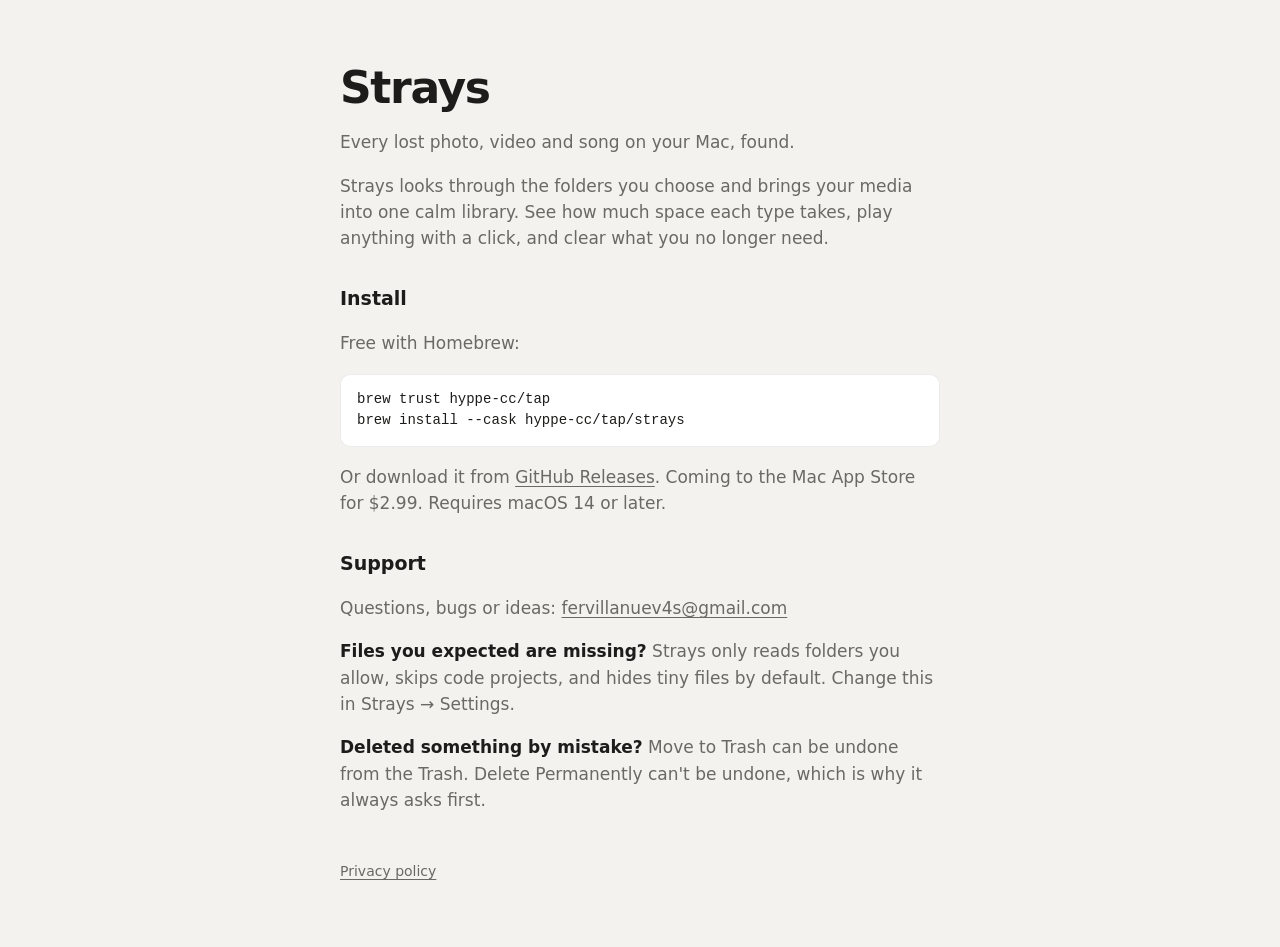
<file: index.html>
<!doctype html>
<html lang="en">
<head>
<meta charset="utf-8">
<meta name="viewport" content="width=device-width, initial-scale=1">
<title>Strays</title>
<meta name="description" content="Every lost photo, video and song on your Mac, found.">
<link rel="stylesheet" href="style.css">
</head>
<body>
<main>
<h1>Strays</h1>
<p>Every lost photo, video and song on your Mac, found.</p>
<p>Strays looks through the folders you choose and brings your media into one calm library. See how much space each type takes, play anything with a click, and clear what you no longer need.</p>

<h2>Install</h2>
<p>Free with Homebrew:</p>
<pre><code>brew trust hyppe-cc/tap
brew install --cask hyppe-cc/tap/strays</code></pre>
<p>Or download it from <a href="https://github.com/hyppe-cc/strays/releases">GitHub Releases</a>. Coming to the Mac App Store for $2.99. Requires macOS 14 or later.</p>

<h2>Support</h2>
<p>Questions, bugs or ideas: <a href="mailto:fervillanuev4s@gmail.com">fervillanuev4s@gmail.com</a></p>
<p><strong>Files you expected are missing?</strong> Strays only reads folders you allow, skips code projects, and hides tiny files by default. Change this in Strays → Settings.</p>
<p><strong>Deleted something by mistake?</strong> Move to Trash can be undone from the Trash. Delete Permanently can't be undone, which is why it always asks first.</p>

<nav><a href="privacy.html">Privacy policy</a></nav>
</main>
</body>
</html>
</file>
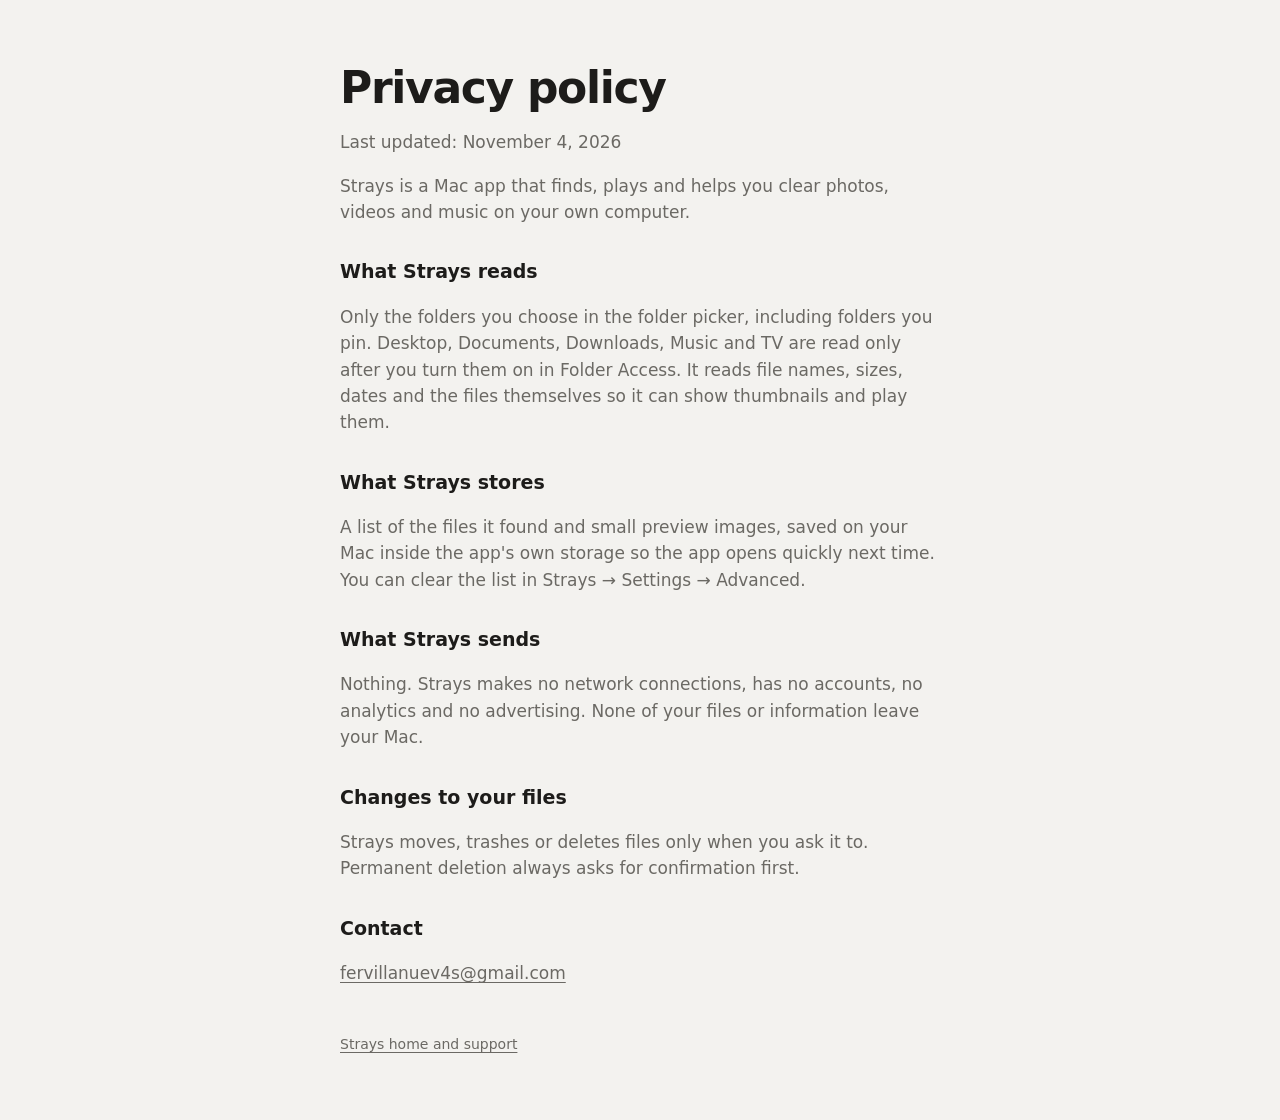
<file: privacy.html>
<!doctype html>
<html lang="en">
<head>
<meta charset="utf-8">
<meta name="viewport" content="width=device-width, initial-scale=1">
<title>Strays Privacy Policy</title>
<link rel="stylesheet" href="style.css">
</head>
<body>
<main>
<h1>Privacy policy</h1>
<p>Last updated: November 4, 2026</p>
<p>Strays is a Mac app that finds, plays and helps you clear photos, videos and music on your own computer.</p>
<h2>What Strays reads</h2>
<p>Only the folders you choose in the folder picker, including folders you pin. Desktop, Documents, Downloads, Music and TV are read only after you turn them on in Folder Access. It reads file names, sizes, dates and the files themselves so it can show thumbnails and play them.</p>
<h2>What Strays stores</h2>
<p>A list of the files it found and small preview images, saved on your Mac inside the app's own storage so the app opens quickly next time. You can clear the list in Strays → Settings → Advanced.</p>
<h2>What Strays sends</h2>
<p>Nothing. Strays makes no network connections, has no accounts, no analytics and no advertising. None of your files or information leave your Mac.</p>
<h2>Changes to your files</h2>
<p>Strays moves, trashes or deletes files only when you ask it to. Permanent deletion always asks for confirmation first.</p>
<h2>Contact</h2>
<p><a href="mailto:fervillanuev4s@gmail.com">fervillanuev4s@gmail.com</a></p>
<nav><a href="./">Strays home and support</a></nav>
</main>
</body>
</html>
</file>
<file: style.css>
:root { --bg:#F3F2EF; --panel:#FFFFFF; --text:#1D1C1A; --muted:#6B6964; --line:rgba(0,0,0,.08); }
@media (prefers-color-scheme: dark) { :root { --bg:#1E1D1B; --panel:#2A2927; --text:#F2F1EE; --muted:#A5A29C; --line:rgba(255,255,255,.09); } }
* { box-sizing: border-box; }
body { margin:0; background:var(--bg); color:var(--text); font:17px/1.55 -apple-system,BlinkMacSystemFont,"SF Pro Text",system-ui,sans-serif; }
main { max-width:640px; margin:0 auto; padding:64px 20px; }
h1 { font-size:44px; font-weight:800; letter-spacing:-.03em; line-height:1.1; margin:0 0 8px; }
h2 { font-size:19px; margin:32px 0 6px; }
p, li { color:var(--muted); }
strong { color:var(--text); }
a { color:inherit; text-underline-offset:3px; }
pre { background:var(--panel); border:1px solid var(--line); border-radius:10px; padding:14px 16px; overflow-x:auto; font-size:14px; color:var(--text); }
nav { margin-top:48px; font-size:14px; color:var(--muted); }
</file>
